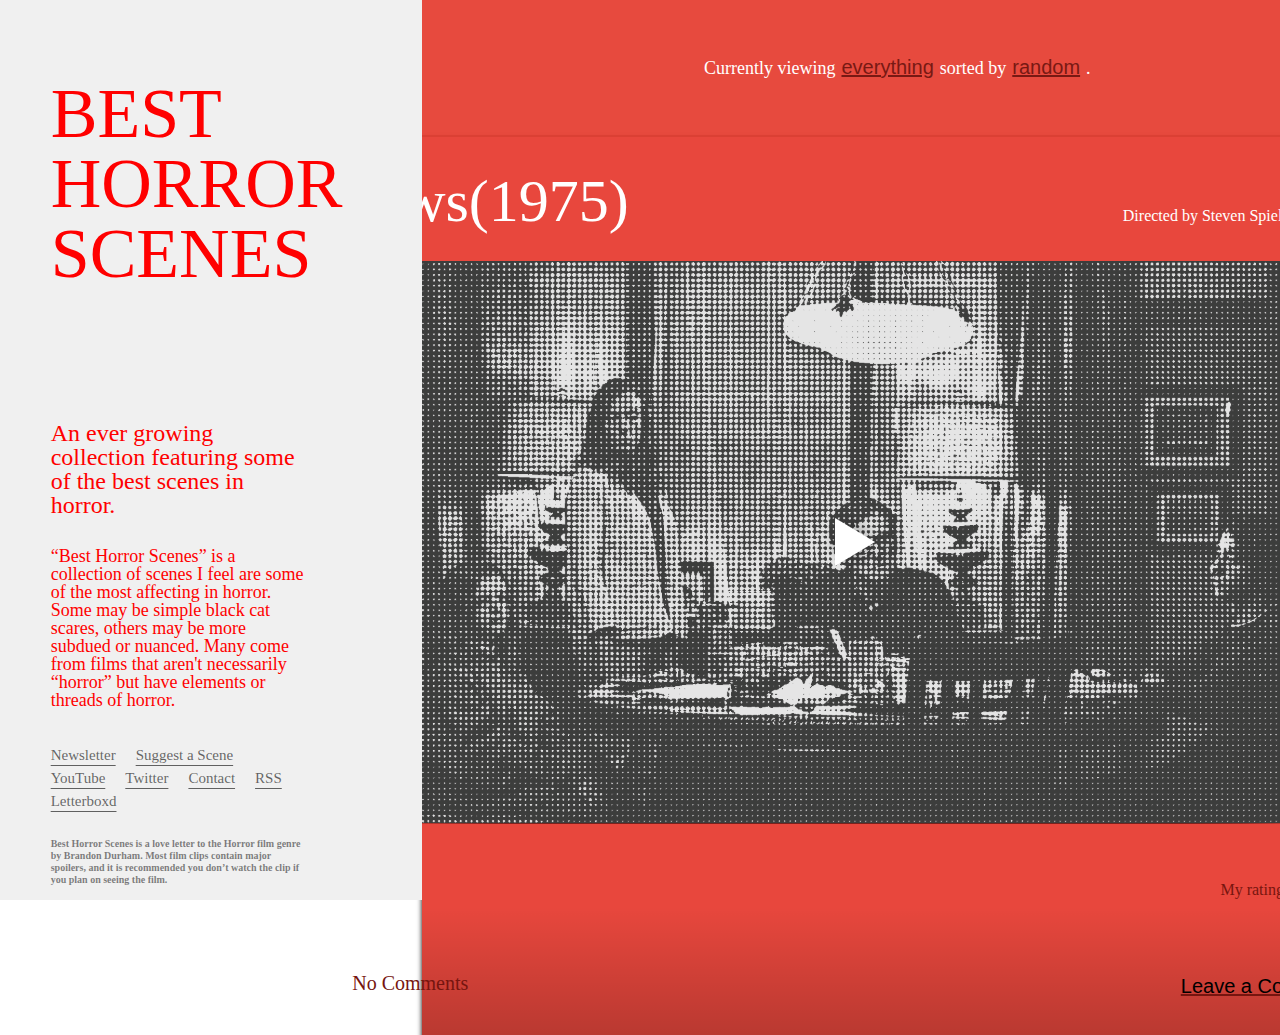
<file: Homepage (Best Horror Scenes)/index.html>
<!DOCTYPE html>
<html lang="en">
<head>
  <meta charset="UTF-8">
  <meta http-equiv="X-UA-Compatible" content="IE=edge">
  <meta name="viewport" content="width=device-width, initial-scale=1.0">
  <title>Document</title>
  <link rel="stylesheet" href="./css/style.css">
  <link rel="stylesheet" href="./css/reset.css">
</head>
<body>
  <div class="header">
    <div class="top">
      <h1>
        BEST HORROR SCENES
      </h1>
    </div>
  
  <div class="bottom">
    <p class="fp">
      An ever growing collection featuring some of the best scenes in horror.
    </p>
    <p class="sp">
      “Best Horror Scenes” is a collection of scenes I feel are some of the most affecting in horror. Some may be simple black cat scares, others may be more subdued or nuanced. Many come from films that aren't necessarily “horror” but have elements or threads of horror.
    </p>
    <nav>
      
        <a>Newsletter</a>
        <a>Suggest a Scene</a>
        <a>YouTube</a>
        <a>Twitter</a>
        <a>Contact</a>
        <a>RSS</a>
        <a>Letterboxd</a>
      
      <p>Best Horror Scenes is a love letter to the Horror film genre by Brandon Durham. Most film clips contain major spoilers, and it is recommended you don’t watch the clip if you plan on seeing the film.</p>
    </nav>
  </div>
</div>

<div class="righttop">
 
<span>Currently viewing</span><button class="btn">everything</button><span>sorted by</span><button>random</button><span>.</span>

</div>

<div class="main">
    <div class="maincontents"> 
      <span class="title">Jaws(1975)</span>
      <span class="director">Directed by Steven Spielberg</span>
      <img src="./poster.png" alt="">
      <p class="rating">My rating: 10/10</p>
      <div class="footer">
        <h4>No Comments</h4><button>Leave a Comment</button>
      </div>
    </div>
    
</div>




</body>
</html>
</file>
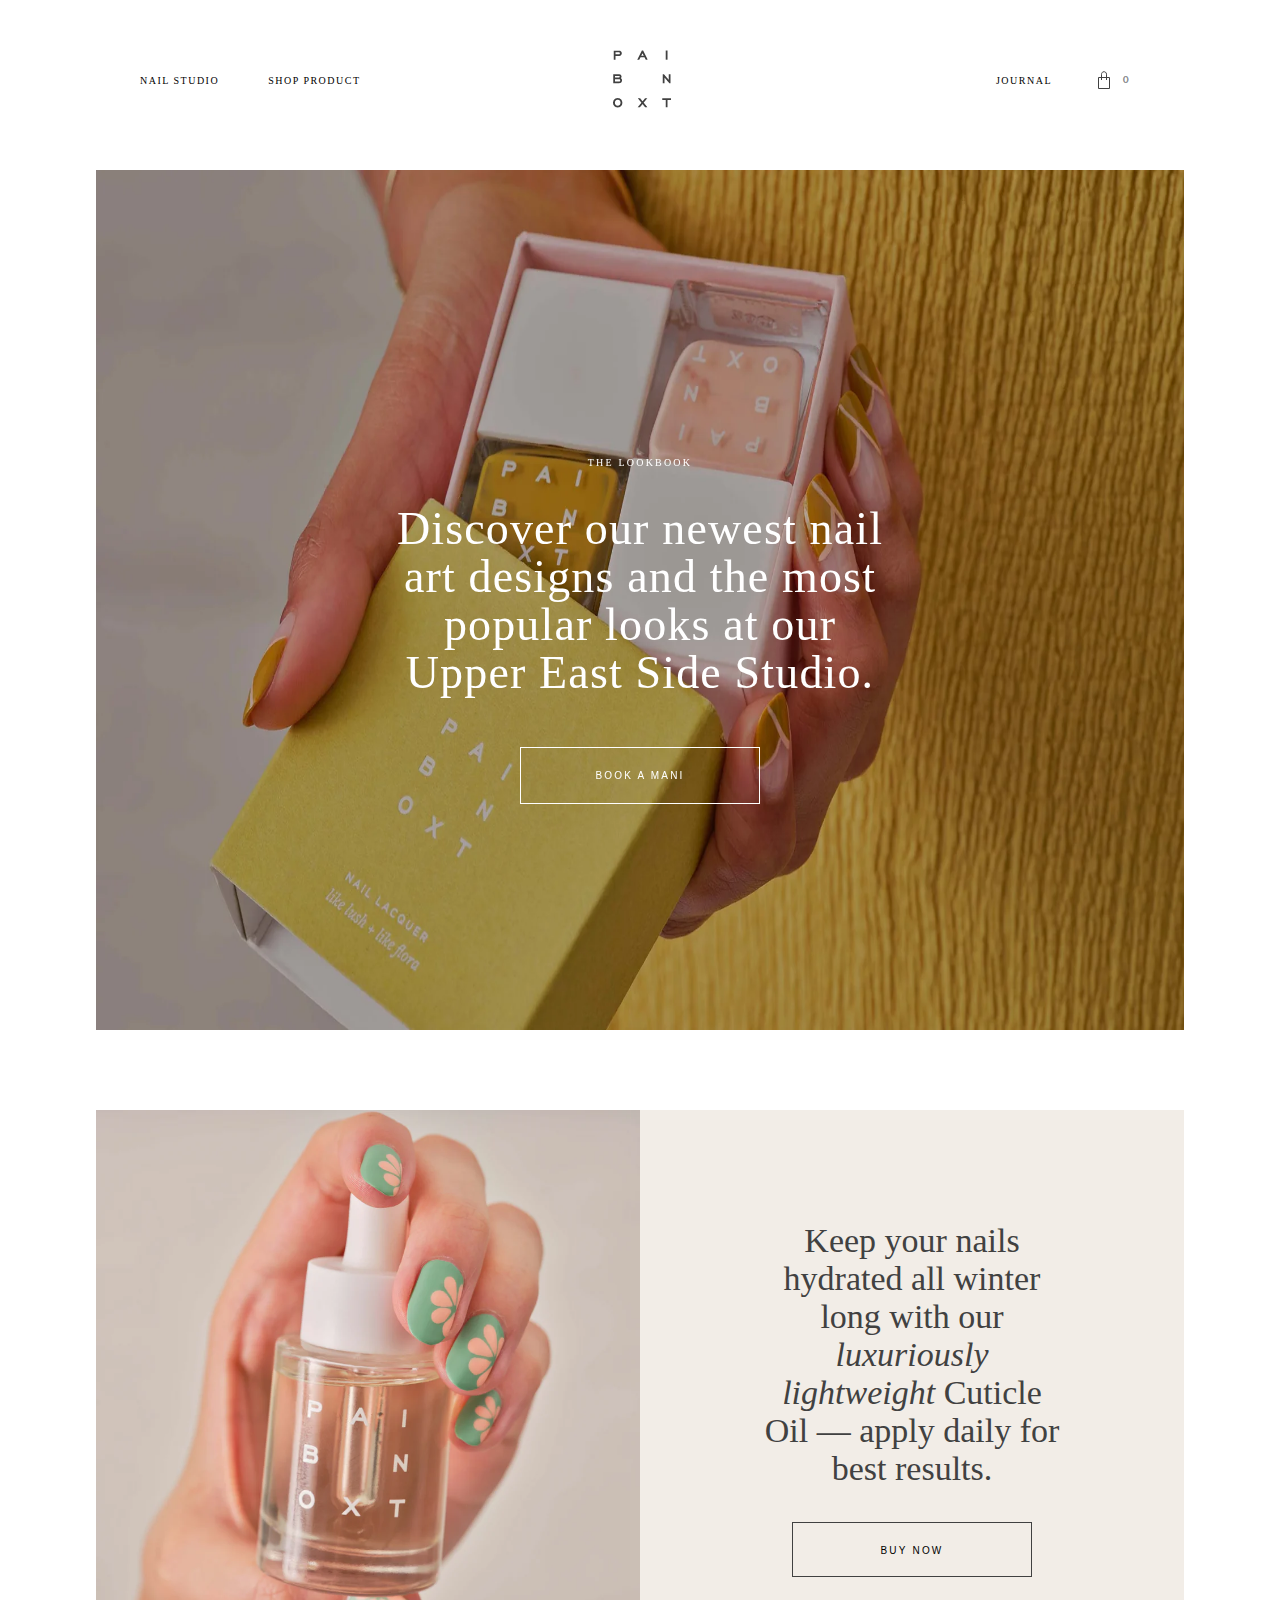
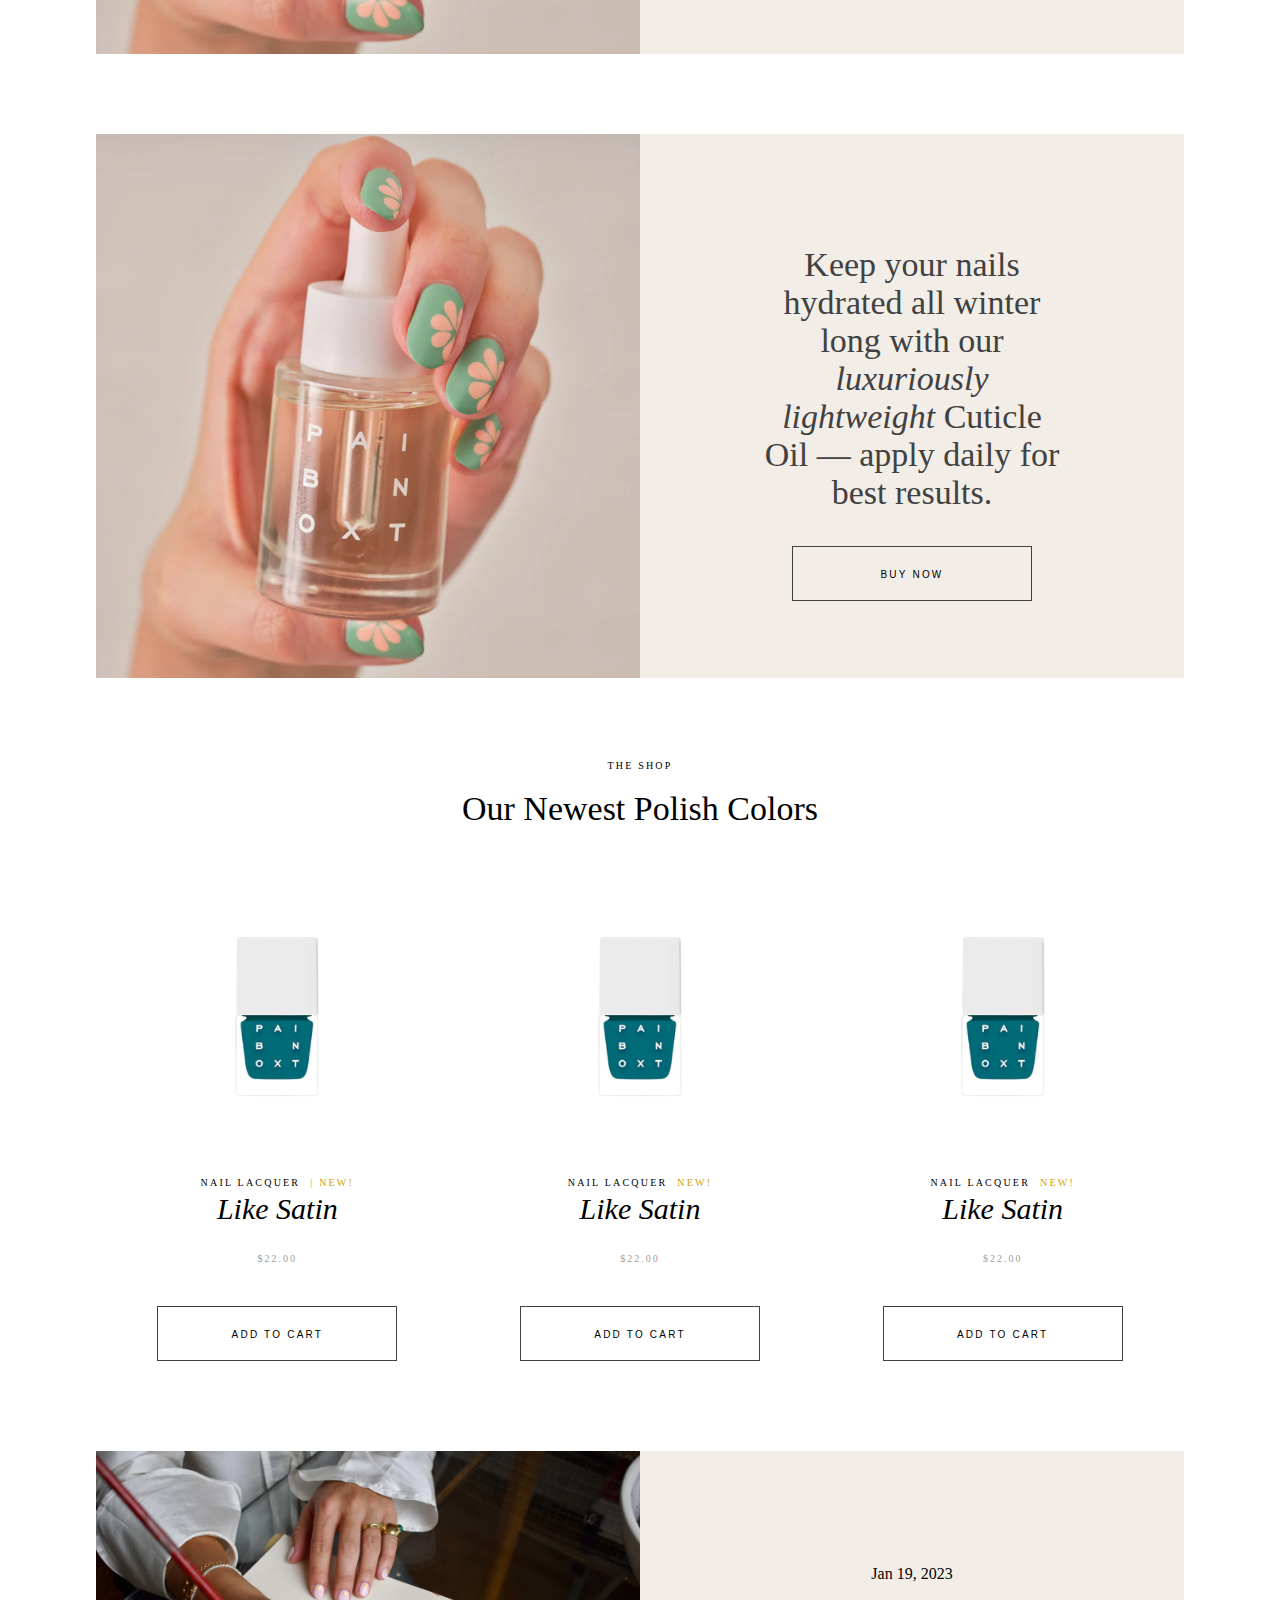
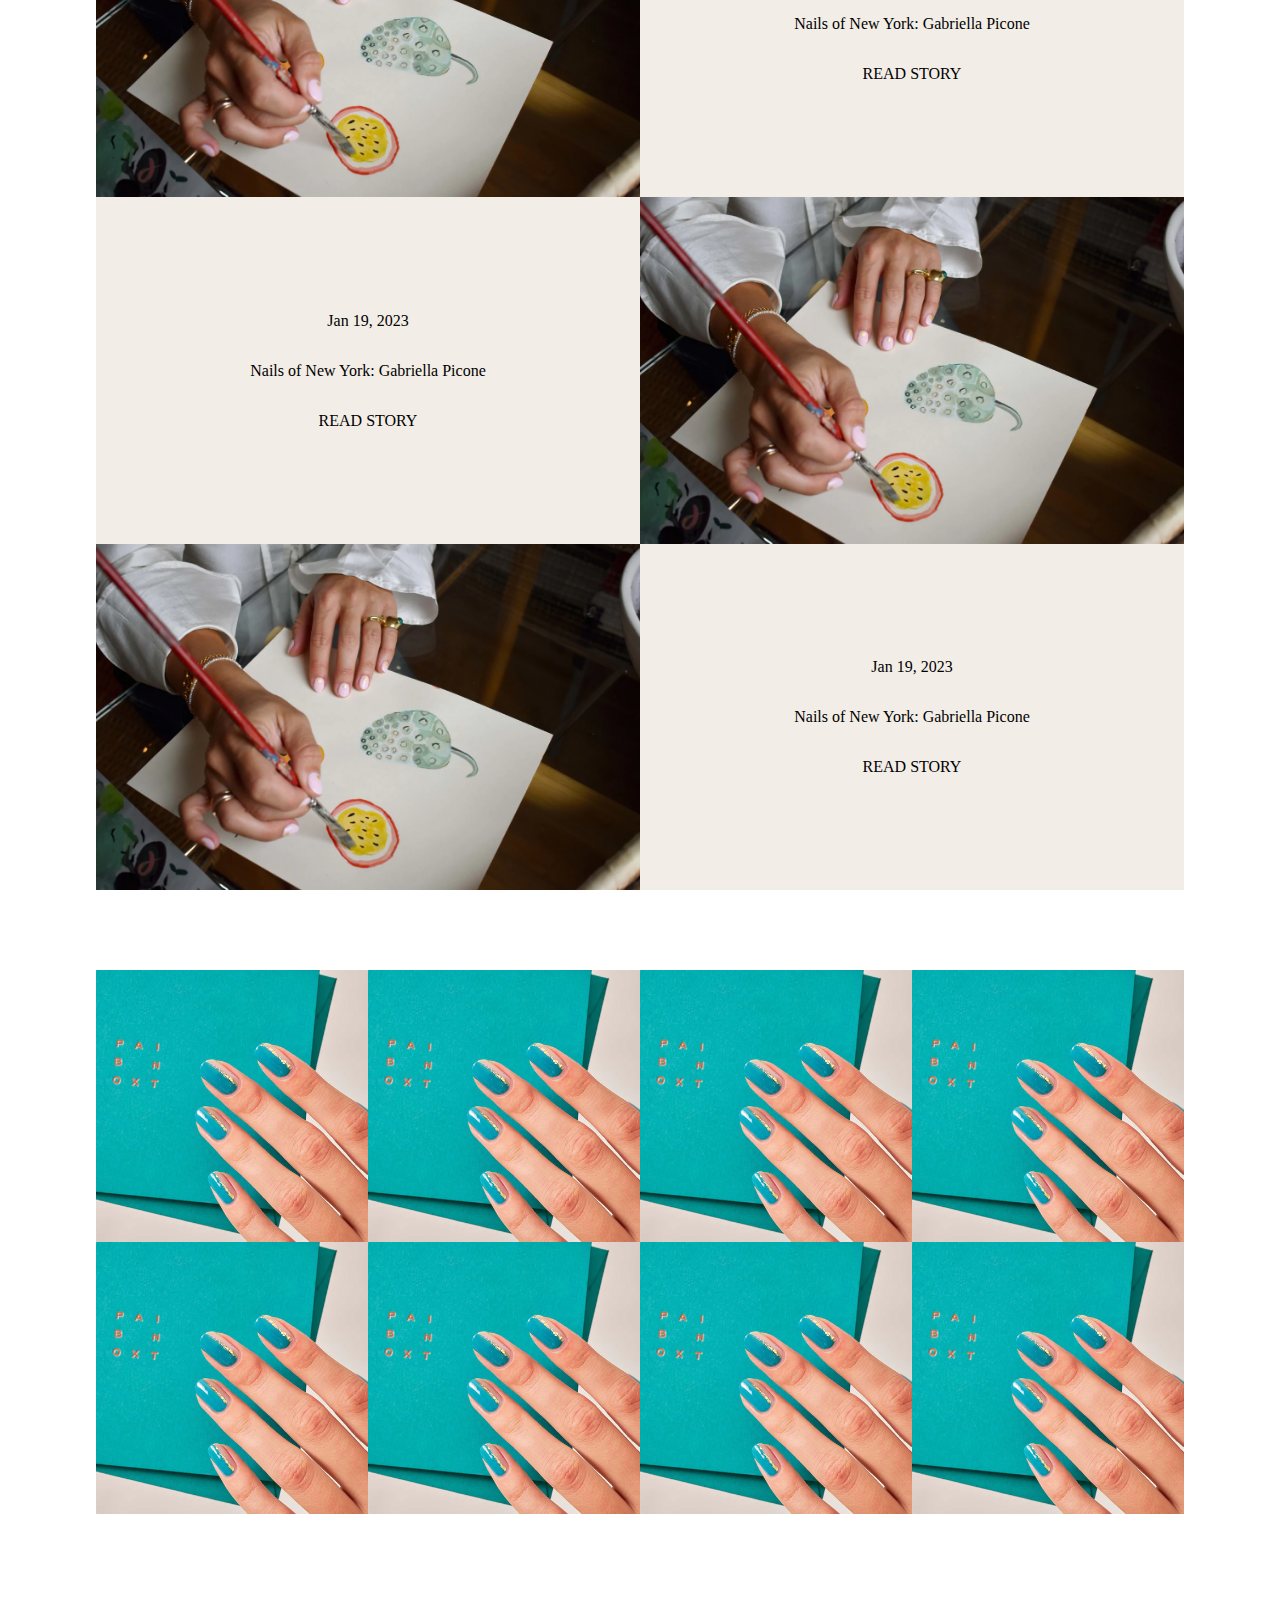
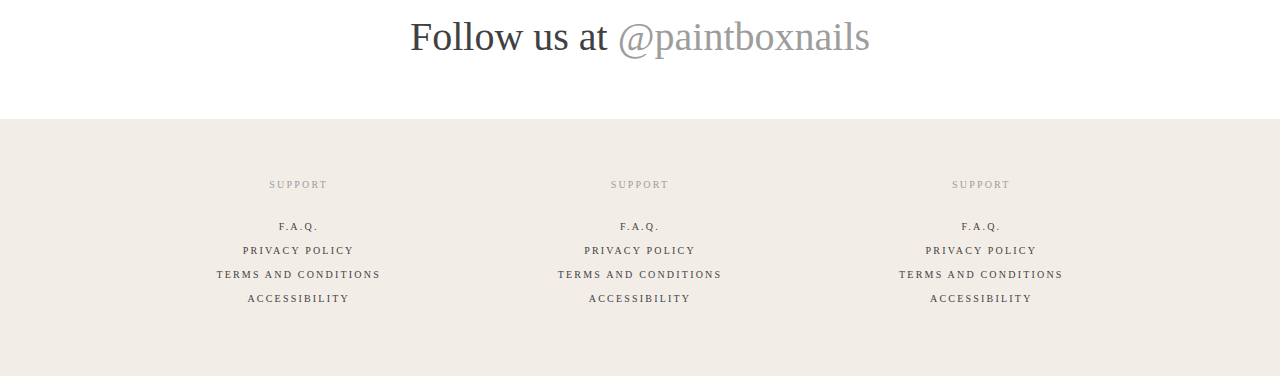
<file: Homepage (Paint Box)/index.html>
<!DOCTYPE html>
<html lang="en">
<head>
  <meta charset="UTF-8">
  <meta http-equiv="X-UA-Compatible" content="IE=edge">
  <meta name="viewport" content="width=device-width, initial-scale=1.0">
  
  <link rel="stylesheet" href="dist/css/style.css">
  <style>
    #item1:hover #hoverimg2 {opacity: 1; transition: 0.6s cubic-bezier(0.39, 0.575, 0.565, 1);  }
    #item1:hover .pricetag {opacity: 0;}
    #item1:hover #viewdetail {opacity: 1; }
  </style>
  <title>Document</title>
</head>
<body>
  
<div class="nav_bar">
  <div class="leftmenu">
    <span>NAIL STUDIO</span>
    <span>SHOP PRODUCT</span>
  </div>
  <div class="logo">
    <img src="./images/로고.PNG" alt="">
  </div>
  <div class="rightmenu">
    <span>JOURNAL</span>
    <img src="./images/캡처.PNG" alt="">
  </div>
</div>

<div class="firstbox">  
      <img src="images/사진.webp" alt="">
      <div class="innercontent">
      <p>THE LOOKBOOK</p>
      <p>Discover our newest nail art designs and the most popular looks at our Upper East Side Studio.</p>
      <button class="mainbutton">BOOK A MANI</button>
    </div>
</div>

<!-- 두번째 파트 -->
<div class="secondbox">
  <div class="secondcontentimg">
    <img src="./1-1.webp" alt="">
    <div class="secondcontenttext">
      <div class="textbox">
        <p>Keep your nails hydrated all winter long with our <em>luxuriously lightweight</em> Cuticle Oil — apply daily for best results.</p>
        <div class="secondbutton">
          <button class="buynow">BUY NOW</button>
        </div>
      </div>
  </div>
  </div>
</div>

<!-- 세번째 파트 -->

<div class="secondbox">
  <div class="secondcontentimg">
    <img src="./1-1.webp" alt="">
    <div class="secondcontenttext">
      <div class="textbox">
        <p>Keep your nails hydrated all winter long with our <em>luxuriously lightweight</em> Cuticle Oil — apply daily for best results.</p>
        <div class="secondbutton">
          <button class="buynow">BUY NOW</button>
        </div>
      </div>
    
  </div>
  </div>
</div>

<!-- 네번째 파트 -->
<div class="forthbox">
  <div class="smalltitle">
    <p>THE SHOP</p>
  </div>
  <div class="largetitle">
    <em>Our Newest Polish Colors</em>
  </div>
  <div class="itemsection">
    <div id="item1" class="item">
      <img class="hoverimg1" src="./images/변환 전.webp" alt="">
      <img id="hoverimg2" src="./images/변환1.webp" alt="">
      <div class="itemkind">
        <p>NAIL LACQUER </p> 
        <span> | NEW!</span>
      </div>
      <div class="itemname">
        <p>Like Satin</p>
      </div>
      <div class="price">
        <p class="pricetag">$22.00</p><p id="viewdetail">VIEW DETAIL</p>
      </div>
      <div class="secondbutton">
        <button class="addtocart">ADD TO CART</button>
      </div>
    </div>
    <div class="item">
      <img class="hoverimg1" src="./images/변환 전.webp" alt="">
      <div class="itemkind">
        <p>NAIL LACQUER </p> 
        <span>NEW!</span>
      </div>
      <div class="itemname">
        <p>Like Satin</p>
      </div>
      <div class="price">
        <p>$22.00</p>
      </div>
      <div class="secondbutton">
        <button class="addtocart">ADD TO CART</button>
      </div>
    </div>
    <div class="item">
      <img class="hoverimg1" src="./images/변환 전.webp" alt="">
      <div class="itemkind">
        <p>NAIL LACQUER </p> 
        <span> NEW!</span>
      </div>
      <div class="itemname">
        <p>Like Satin</p>
      </div>
      <div class="price">
        <p>$22.00</p>
      </div>
      <div class="secondbutton">
        <button class="addtocart">ADD TO CART</button>
      </div>
    </div>
  </div>
</div>

<!--다섯번째 파트 -->
  <div class="fifthbox">
    <div class="brandstory">
      <div class="photo1">
        <img src="./images/브랜드1.webp" alt="">
      </div>
      <div class="panel1">
        <p>Jan 19, 2023</p>
        <p>Nails of New York: Gabriella Picone</p>
        <p>READ STORY </p>
      </div>
      <div class="panel1">
        <p>Jan 19, 2023</p>
        <p>Nails of New York: Gabriella Picone</p>
        <p>READ STORY </p>
      </div>
      <div class="photo1">
        <img src="./images/브랜드1.webp" alt="">
      </div>
      <div class="photo1">
        <img src="./images/브랜드1.webp" alt="">
      </div>
      <div class="panel1">
        <p>Jan 19, 2023</p>
        <p>Nails of New York: Gabriella Picone</p>
        <p>READ STORY </p>
      </div>
    </div>
  </div>

  <div class="sixthbox">
    <div class="wrapper">
      <div class="gridbox">
          <img src="images/8분할.webp" alt="">
          <img src="images/8분할.webp" alt="">
          <img src="images/8분할.webp" alt="">
          <img src="images/8분할.webp" alt="">
          <img src="images/8분할.webp" alt="">
          <img src="images/8분할.webp" alt="">
          <img src="images/8분할.webp" alt="">
          <img src="images/8분할.webp" alt="">
      </div>
      <div class="follow">
      <p>Follow us at <a href="">@paintboxnails</a></p>
    </div>
    </div>
  </div>

  <div class="footer">
    <div class="footerwrapper">
      <div class="gridfooter">
        <div class="line1">
          <span class="firstline">SUPPORT</span>
          <span class="line">F.A.Q.</span>
          <span class="line">PRIVACY POLICY</span>
          <span class="line">TERMS AND CONDITIONS</span>
          <span class="line">ACCESSIBILITY</span>
        </div>
        <div class="line1">
          <span class="firstline">SUPPORT</span>
          <span class="line">F.A.Q.</span>
          <span class="line">PRIVACY POLICY</span>
          <span class="line">TERMS AND CONDITIONS</span>
          <span class="line">ACCESSIBILITY</span>
        </div>
        <div class="line1">
          <span class="firstline">SUPPORT</span>
          <span class="line">F.A.Q.</span>
          <span class="line">PRIVACY POLICY</span>
          <span class="line">TERMS AND CONDITIONS</span>
          <span class="line">ACCESSIBILITY</span>
        </div>
        
        
      </div>
    </div>
  </div>
</body>
</html>
</file>
<file: Homepage (Best Horror Scenes)/css/style.css>
body {
  font-family: Univers,Helvetica Neue,Helvetica,Myriad Pro,Myriad,Geneva,Arial,sans-serif;
  display: flex;
}

.header {
  position: fixed;
  width: 33%;
  height:100vh;
  background-color: #f0f0f0;
}

.top {
  display: flex;
  height: 33%;
  justify-content: flex-end;
  align-items: center;
}

.top h1 {
  padding-right: 55%;
  font-size: 70px;
  width: 33%;
  color: red;
  padding-top: 70px;
}

.bottom {
  display: flex;
  flex-direction: column;
  padding-left: 12%;
  width: 60%;
  padding-top: 20%;
}

.bottom .fp {
  color: red;
  font-size: 24px;
  font-weight: 400;
  margin-top: 40px;
}

.bottom .sp {
  color: red;
  font-size: 18px;
  padding-top: 30px;
  font-weight: 500;
}

.bottom nav {
  display: flex;
  margin-top: 35px;
  flex-wrap: wrap;
}

.bottom nav a{
  text-decoration: underline;
  line-height: 23px;
  margin-right: 20px;
  font-size: 15px;
  cursor: pointer;
  color: rgba(0,0,0,.6);
  text-underline-offset: 5px;
}

.bottom nav a:hover {
  color: black;
}

nav p {
  margin-top: 25px;
  font-size: 10px;
  color: rgba(0,0,0,.5);
  line-height: 12px;
  font-weight: 600;
}

.righttop {
  z-index: -1;
  position: fixed;
  display: flex;
  height: 15vh;
  width: 100%;
  align-items: center;
  padding-left: 55%;
  font-size: 18px ;
  background-color: #e7473b;
  opacity: 98%;
  color: #fff;
  border-bottom: 2px solid #db4135;

}

.righttop button {
  background-color: transparent;
  border: none;
  font-size: 20px;
  text-decoration: underline;
  color:  #76150f;
}

.btn:hover {
  color: #fff;
}

.main {
  display: flex;
  width: 67%;
  background: linear-gradient(
    to top,
    rgba(0, 0, 0, 0.2) 0.01%,
    rgba(0, 0, 0, 0),
    rgba(0, 0, 0, 0),
    rgba(0, 0, 0, 0),
    rgba(0, 0, 0, 0),
    rgba(0, 0, 0, 0),
    rgba(0, 0, 0, 0),
    rgba(0, 0, 0, 0)
    ) #e8473d ;
  margin-top: 15vh;
  height: 100vh;
  margin-left: 33%; 
  justify-content: center;
  z-index: -3;
  color: #fff;
  align-items: center;
  box-shadow: 5px 5px 5px 5px black;
  
}

.maincontents {
  width: 998px;
}

.maincontents .title {
  font-size: 60px;
}

.main img {
  margin-top: 30px;
}

.main .rating {
  color:  #76150f;
  margin-top: 55px;
  padding-left: 87%;
}

.director {
  padding-left: 490px;
}

.footer {
  display: flex;
  justify-content: space-between;
  margin-top: 75px;
  color:  #76150f;
  font-size: 20px;
}

.footer button {
  background: transparent;
  border-style: none;
  box-sizing: border-box;
  font-size: 20px;
  text-decoration: underline 2px solid #76150f;
  line-height: 25px;
}
</file>
<file: Homepage (Paint Box)/dist/css/style.css>
body {
  font-family: 'Times New Roman', Times, serif;
  margin: 0;
}

.nav_bar {
  position: sticky;
  top: 0;
  display: flex;
  width: 100%;
  margin-top: 45px;
  height: 70PX;
  justify-content: space-between;
  align-items: center;
  font-size: 10px;
  letter-spacing: 1.5px;
  z-index: 5555;
  background-color: #fff;
}

.leftmenu {
  margin-left: 140px;
}

.leftmenu :last-child {
  margin-left: 45px;
}

.rightmenu {
  display: flex;
  margin-right: 140px;
  align-items: center;
}

.rightmenu :first-child {
 margin-right: 36px; 
}

.logo {
  padding-right: 70px;
}
/* 첫번째 박스 */
.firstbox {
  display: flex;
  margin-top: 55px;
  width: 100%;
  height: 100vh;
  justify-content: center;
}

.firstbox img {
  width: 85vw;
  position: relative;
  margin-bottom: 40px;
}

.innercontent {
  position: absolute;
  left: 50%;
  max-width: 490px;
  text-align: center;
  top: 70%;
  transform: translate3d(-50%,-50%,0);
  color: #fff;
}

.innercontent :nth-child(1) {
  margin: 0;
  font-weight: 400;
  font-size: 10px;
  line-height: 14px;
  letter-spacing: 2.2px;
  margin-bottom: 35px;
}

.innercontent :nth-child(2) {
  margin: 0;
  font-weight: 300;
  font-size: 46px;
  line-height: 48px;
  letter-spacing: .025em;
  font-family: 'Times New Roman', Times, serif;
}

.innercontent :nth-child(3) {
  cursor:pointer;
  font-weight: 400;
  font-size: 10px;
  line-height: 55px;
  letter-spacing: 2.2px;
  background-color: transparent;
  box-sizing: border-box;
  border: 1px solid #fff;
  padding: 0 50px;
  max-width: 100%;
  min-width: 240px;
  color: #fff;
  margin-top: 50px;
}

.mainbutton:hover{
  background-color: #fff;
  color: #414141;
  text-shadow: none;
  transition: background-color .3s cubic-bezier(0.165, 0.84, 0.44, 1), color .3s cubic-bezier(0.165, 0.84, 0.44, 1);
}

/* 두번째 박스 */

.secondbox {
  display: flex;
  width: 100%;
  height: 100%;
  justify-content: center;
  align-items: center;
  max-width: 1920px;
}

.secondcontentimg {
  display: flex;
  margin: 40px 0;
  width: 85vw;
}

.secondcontentimg img {
  width: 50%;
  height: 100%;
}

.secondcontenttext {
  display: flex;
  flex-direction: column;
  background-color: #f2ede7;
  width: 50%;
  justify-content: center;
  align-items: center;
}

.textbox {
  display: flex;
  flex-direction: column;
  align-items: center;
  width: 55%;
}

.secondbutton button {
  border-style: none;
  background-color: transparent;
  height: 55px;
  font-size: 10px;
  cursor: pointer;
  box-sizing: border-box;
  letter-spacing: 2.2px;
  line-height: 55px;
  padding: 0 50px;
  border: 1px solid #414141;
  min-width: 240px;
  
}

.secondbutton button:hover {
  background-color: #414141;
  color: #fff;
  text-shadow: none;
  transition: background-color .3s cubic-bezier(0.165, 0.84, 0.44, 1), color .3s cubic-bezier(0.165, 0.84, 0.44, 1);
} 

.textbox p {
  line-height: 38px;
  font-size: 34px;
  font-weight: 400;
  color: #414141;
  text-align: center;
}

.forthbox {
  display: flex;
  flex-direction: column;
  align-items: center;
  width: 100%;
  height: 100%;
  justify-content: center;
  align-items: center;
  max-width: 1920px;
}

.smalltitle p{
  font-size: 10px;
  letter-spacing: 2.2px;
  width: 85vw;
  line-height: 15px;
  margin-bottom: 17px;
  margin-top: 40px;
  padding: 0;
  text-align: center;
}

.largetitle {
  width: 85vw;
  text-align: center;
  margin-bottom: 30px;
}

.largetitle em {
  font-style: normal;
  font-weight: 400;
  font-size: 34px;
  line-height: 38px;
  margin-bottom: 30px;
}

.itemsection {
  display: grid;
  grid-template-columns: repeat(3, 1fr);
  width: 85vw;
  text-align: center;
  margin-bottom: 40px;
}

#hoverimg2 {
  position: absolute;
  top: 0px;
  opacity: 0;
}

#viewdetail {
  position: absolute;
  top: 0px;
  opacity: 0;
}

.item {
  position: relative;
  display: flex;;
  flex-direction: column;
  align-items: center;
}

.itemkind {
  display: flex;
  justify-content: center;
  align-items: center;
  font-size: 10px;
  letter-spacing: 2.2px;
  line-height: 15px;
  min-height: 15px;
  margin-bottom: 0;
}
.item img {
  width: 70%;
  align-self: center;
}

.itemkind p {
  margin: 0;
}

.itemkind span {
  color: #cfa102;
  padding-left: 10px;
}

.itemname p {
  font-size: 30px;
  font-style: italic;
  line-height: 38px;
  margin-bottom: 15px;
  margin-top: 0px;
}

.price {
  position: relative;
  display: flex;
  color: #9d9d9c;
  letter-spacing: 2px;
  font-size: 10px;
  width: 100%;
  justify-content: center;
}
.addtocart {
  margin-top: 32px;
  margin-bottom: 10px;
}

.fifthbox {
  display: flex;
  width: 100%;
  height: 100%;
  justify-content: center;
  align-items: center;
  max-width: 1920px;
}

.brandstory {
  margin-top: 40px;
  display: grid;
  width: 85vw;
  grid-template-columns: repeat(2, 1fr);
  grid-template-rows: repeat(3, 1fr);
  margin-bottom: 40px;
}

.brandstory img {
  width: 100%;
  height: 100%;
}

.panel1 {
  display: flex;
  flex-direction: column;
  justify-content: center;
  text-align: center;
  background-color: #f2ede7;
}


.sixthbox {
  display: flex;
  width: 100%;
  height: 100%;
  justify-content: center;
  align-items: center;
  max-width: 1920px;
}

.wrapper {
  display: flex;
  flex-direction: column;
  align-items: center;
  margin-top: 40px;
  width: 85vw;
}

.gridbox {
  display: grid;
  grid-template-columns: repeat(4, 1fr);
  grid-template-rows: repeat(2, 1fr);
}

.gridbox img {
  width: 100%
}

.gridbox img:hover {
  opacity: 0.5;
  transition: opacity 0.3s cubic-bezier(0.215, 0.610, 0.355, 1);
}

.wrapper {
  font-size: 40px;
  font-weight: 400;
  line-height: 45px;
  color: #414141;
}

.follow {
  margin-top: 100px ;
  margin-bottom: 60px;
  padding: 0;
}

.wrapper p {
 margin: 0;
}

.wrapper p a {
  text-decoration: none;
  color: #9d9d9c;
}

.footer {
  display: flex;
  width: 100%;
  height: 100%;
  justify-content: center;
  align-items: center;
  max-width: 1920px;
  background-color: #f3ede8 ;
}

.footerwrapper {
  display: flex;
  margin-top: 60px;
  margin-bottom: 65px;
  justify-content: center;
  align-items: center;
  width: 80vw;
}

.gridfooter {
  display: grid;
  grid-template-columns: repeat(3, 1fr);
  width: 100%;
  text-align: center;
}

.line1 {
  display: flex;
  flex-direction: column;
}

.firstline {
  color: #9d9d9c;
  margin-bottom: 25px;
  font-size: 10px;
  letter-spacing: 2.2px;
}

.line {
  line-height: 24px;
  color: #414141;
  text-decoration: none;
  font-size: 10px;
  letter-spacing: 2.2px;
}
</file>
